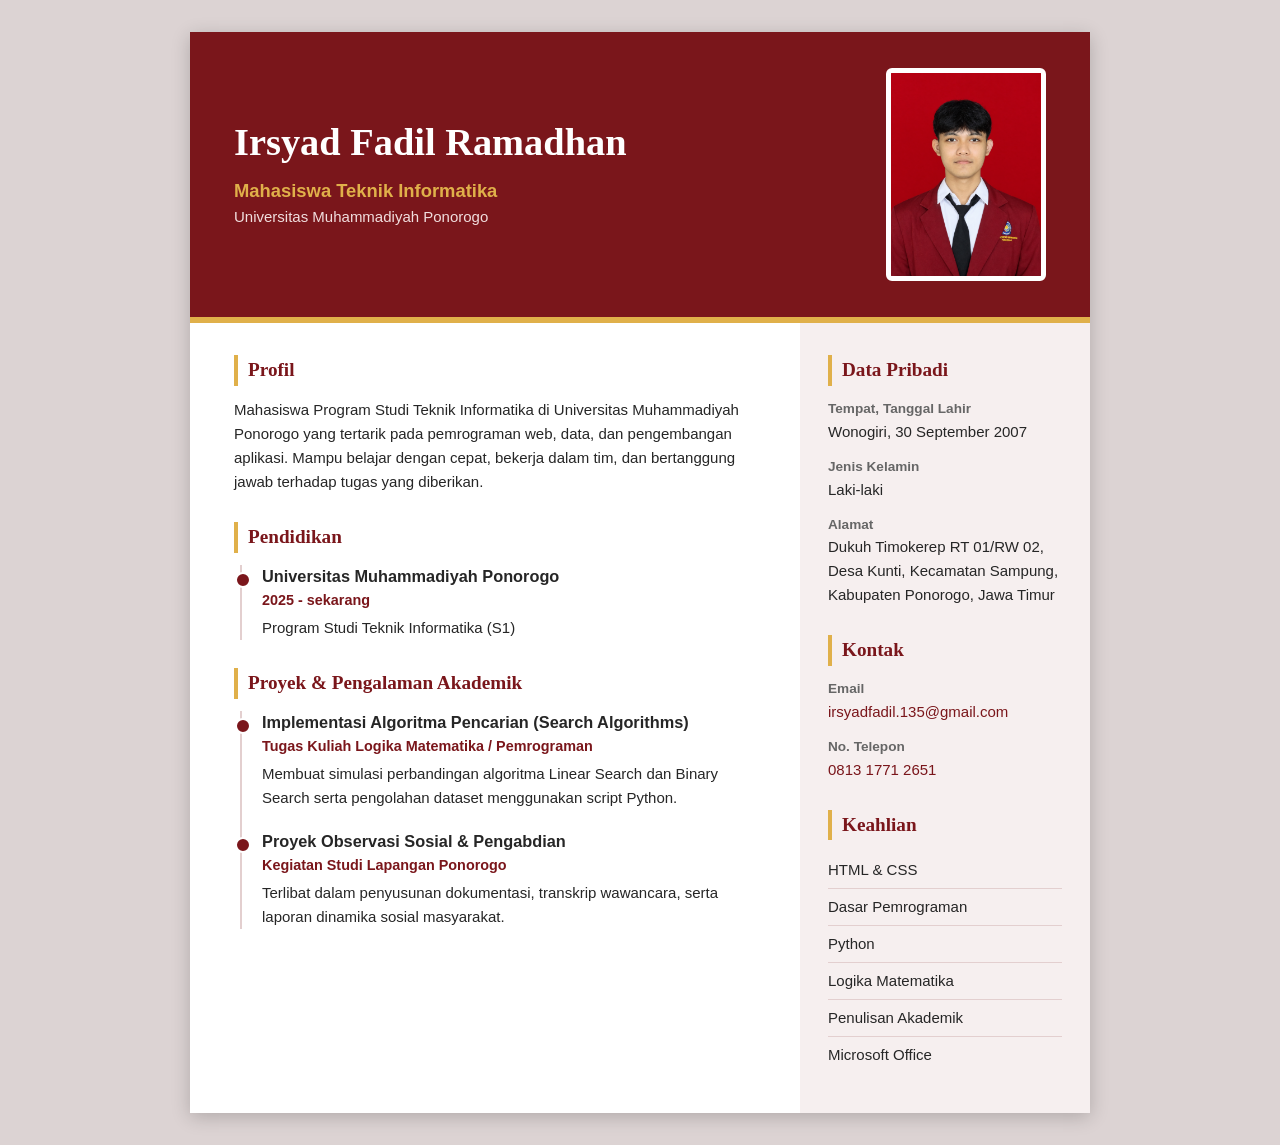
<file: cv-modern.html>
<!DOCTYPE html>
<html lang="id">
<head>
  <meta charset="UTF-8">
  <meta name="viewport" content="width=device-width, initial-scale=1">
  <title>CV - Irsyad Fadil Ramadhan (Model Modern)</title>
  <link rel="stylesheet" href="style-modern.css">
</head>
<body>

  <div class="halaman">

    <!-- HEADER BERWARNA: nama di kiri, foto di kanan atas -->
    <header class="header">
      <div class="header-teks">
        <h1>Irsyad Fadil Ramadhan</h1>
        <p class="jabatan">Mahasiswa Teknik Informatika</p>
        <p class="kampus">Universitas Muhammadiyah Ponorogo</p>
      </div>
      <img class="foto" src="foto.png" alt="Foto formal Irsyad Fadil Ramadhan">
    </header>

    <div class="isi">

      <!-- KOLOM UTAMA (kiri) -->
      <div class="utama">

        <section class="bagian">
          <h2>Profil</h2>
          <p>
            Mahasiswa Program Studi Teknik Informatika di Universitas
            Muhammadiyah Ponorogo yang tertarik pada pemrograman web, data,
            dan pengembangan aplikasi. Mampu belajar dengan cepat, bekerja
            dalam tim, dan bertanggung jawab terhadap tugas yang diberikan.
          </p>
        </section>

        <section class="bagian">
          <h2>Pendidikan</h2>
          <div class="linimasa">
            <div class="entri">
              <h3>Universitas Muhammadiyah Ponorogo</h3>
              <p class="keterangan">2025 - sekarang</p>
              <p>Program Studi Teknik Informatika (S1)</p>
            </div>
          </div>
        </section>

        <section class="bagian">
          <h2>Proyek &amp; Pengalaman Akademik</h2>
          <div class="linimasa">

            <div class="entri">
              <h3>Implementasi Algoritma Pencarian (Search Algorithms)</h3>
              <p class="keterangan">Tugas Kuliah Logika Matematika / Pemrograman</p>
              <p>
                Membuat simulasi perbandingan algoritma Linear Search dan
                Binary Search serta pengolahan dataset menggunakan script
                Python.
              </p>
            </div>

            <div class="entri">
              <h3>Proyek Observasi Sosial &amp; Pengabdian</h3>
              <p class="keterangan">Kegiatan Studi Lapangan Ponorogo</p>
              <p>
                Terlibat dalam penyusunan dokumentasi, transkrip wawancara,
                serta laporan dinamika sosial masyarakat.
              </p>
            </div>

          </div>
        </section>

      </div>

      <!-- KOLOM SAMPING (kanan) -->
      <aside class="samping">

        <section class="bagian">
          <h2>Data Pribadi</h2>
          <dl class="data">
            <dt>Tempat, Tanggal Lahir</dt>
            <dd>Wonogiri, 30 September 2007</dd>

            <dt>Jenis Kelamin</dt>
            <dd>Laki-laki</dd>

            <dt>Alamat</dt>
            <dd>Dukuh Timokerep RT 01/RW 02, Desa Kunti, Kecamatan Sampung, Kabupaten Ponorogo, Jawa Timur</dd>
          </dl>
        </section>

        <section class="bagian">
          <h2>Kontak</h2>
          <dl class="data">
            <dt>Email</dt>
            <dd><a href="mailto:irsyadfadil.135@gmail.com">irsyadfadil.135@gmail.com</a></dd>

            <dt>No. Telepon</dt>
            <dd><a href="tel:+6281317712651">0813 1771 2651</a></dd>
          </dl>
        </section>

        <section class="bagian">
          <h2>Keahlian</h2>
          <ul class="keahlian">
            <li>HTML &amp; CSS</li>
            <li>Dasar Pemrograman</li>
            <li>Python</li>
            <li>Logika Matematika</li>
            <li>Penulisan Akademik</li>
            <li>Microsoft Office</li>
          </ul>
        </section>

      </aside>

    </div>
  </div>

</body>
</html>
</file>
<file: style-modern.css>
/* ===== Warna ===== */
:root {
  --marun: #7a161b;
  --marun-gelap: #4f0d11;
  --emas: #e0b04a;
  --teks: #262626;
  --teks-lembut: #666666;
  --samping: #f6efef;
  --latar: #dcd3d3;
  --kertas: #ffffff;
}

* {
  box-sizing: border-box;
  margin: 0;
  padding: 0;
}

body {
  font-family: "Trebuchet MS", "Segoe UI", Tahoma, sans-serif;
  font-size: 15px;
  line-height: 1.6;
  color: var(--teks);
  background: var(--latar);
  padding: 32px 16px;
}

.halaman {
  max-width: 900px;
  margin: 0 auto;
  background: var(--kertas);
  box-shadow: 0 4px 18px rgba(0, 0, 0, 0.2);
  overflow: hidden;
}

/* ===== Header berwarna ===== */
.header {
  display: flex;
  justify-content: space-between;
  align-items: center;
  gap: 24px;
  background: var(--marun);
  color: #ffffff;
  padding: 36px 44px;
  border-bottom: 6px solid var(--emas);
}

.header h1 {
  font-family: Georgia, "Times New Roman", serif;
  font-size: 2.4rem;
  line-height: 1.15;
  margin-bottom: 12px;
}

.jabatan {
  font-size: 1.15rem;
  font-weight: 700;
  color: var(--emas);
}

.kampus {
  color: #f1dede;
}

.foto {
  width: 160px;
  aspect-ratio: 3 / 4;
  object-fit: cover;
  object-position: top;
  border: 5px solid #ffffff;
  border-radius: 6px;
  flex-shrink: 0;
}

/* ===== Dua kolom ===== */
.isi {
  display: grid;
  grid-template-columns: 1fr 290px;
}

.utama {
  padding: 32px 36px 40px 44px;
}

.samping {
  background: var(--samping);
  padding: 32px 28px 40px;
}

.bagian + .bagian {
  margin-top: 28px;
}

.bagian h2 {
  font-family: Georgia, "Times New Roman", serif;
  font-size: 1.2rem;
  color: var(--marun);
  margin-bottom: 12px;
  padding-left: 10px;
  border-left: 4px solid var(--emas);
}

/* ===== Linimasa (pendidikan & proyek) ===== */
.linimasa {
  border-left: 2px solid #e3cfcf;
  margin-left: 6px;
  padding-left: 20px;
}

.entri {
  position: relative;
}

.entri + .entri {
  margin-top: 20px;
}

.entri::before {
  content: "";
  position: absolute;
  left: -27px;
  top: 7px;
  width: 12px;
  height: 12px;
  background: var(--marun);
  border: 2px solid var(--kertas);
  border-radius: 50%;
}

.entri h3 {
  font-size: 1.02rem;
  line-height: 1.35;
}

.keterangan {
  color: var(--marun);
  font-size: 0.9rem;
  font-weight: 700;
  margin: 2px 0 4px;
}

/* ===== Data pribadi & kontak ===== */
.data dt {
  font-size: 0.85rem;
  font-weight: 700;
  color: var(--teks-lembut);
}

.data dd {
  margin-bottom: 12px;
  overflow-wrap: anywhere;
}

.data a {
  color: var(--marun);
  text-decoration: none;
}

.data a:hover,
.data a:focus-visible {
  text-decoration: underline;
}

/* ===== Keahlian ===== */
.keahlian {
  list-style: none;
}

.keahlian li {
  padding: 6px 0;
  border-bottom: 1px solid #e3cfcf;
}

.keahlian li:last-child {
  border-bottom: none;
}

/* ===== Layar kecil (HP) ===== */
@media (max-width: 720px) {
  .header {
    padding: 24px 20px;
    gap: 14px;
  }

  .header h1 {
    font-size: 1.5rem;
  }

  .foto {
    width: 100px;
  }

  .isi {
    grid-template-columns: 1fr;
  }

  .utama,
  .samping {
    padding: 24px 20px;
  }
}

/* ===== Cetak / simpan PDF ===== */
@media print {
  body {
    background: none;
    padding: 0;
  }

  .halaman {
    box-shadow: none;
    max-width: none;
  }

  .header,
  .samping {
    -webkit-print-color-adjust: exact;
    print-color-adjust: exact;
  }
}
</file>
